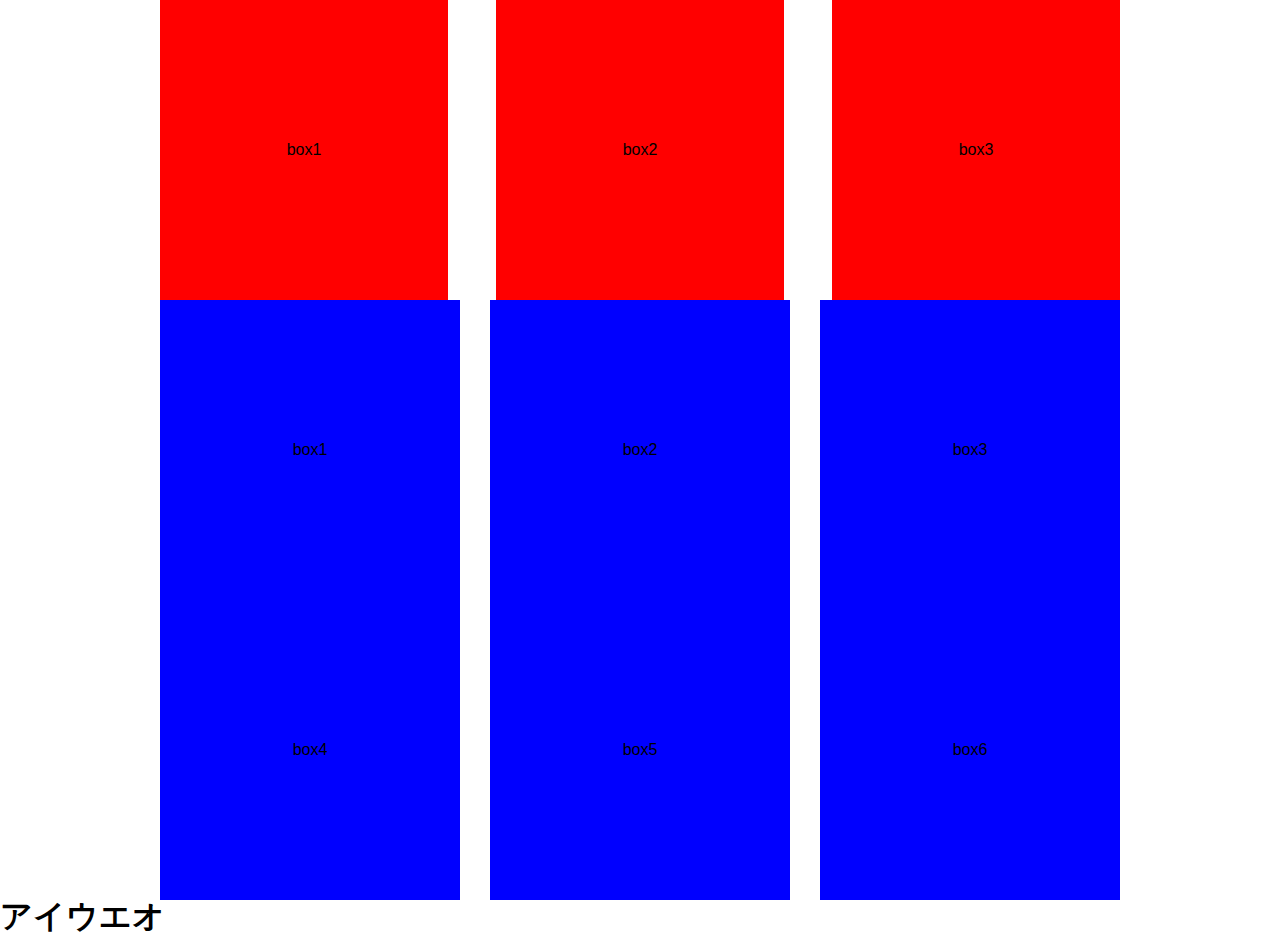
<file: 20220315/index.html>
<!DOCTYPE html>
<html lang="ja">

<head>
  <meta charset="UTF-8">
  <meta http-equiv="X-UA-Compatible" content="IE=edge">
  <meta name="viewport" content="width=device-width, initial-scale=1.0">
  <link rel="stylesheet" href="css/style.css">
  <title>2回目講義</title>
</head>

<body>
  <div class="wrap">
    <div>box1</div>
    <div>box2</div>
    <div>box3</div>
  </div>

  <div class="wrap2">
    <div>box1</div>
    <div>box2</div>
    <div>box3</div>
    <div>box4</div>
    <div>box5</div>
    <div>box6</div>
  </div>
  <h1>アイウエオ</h1>
</body>

</html>
</file>
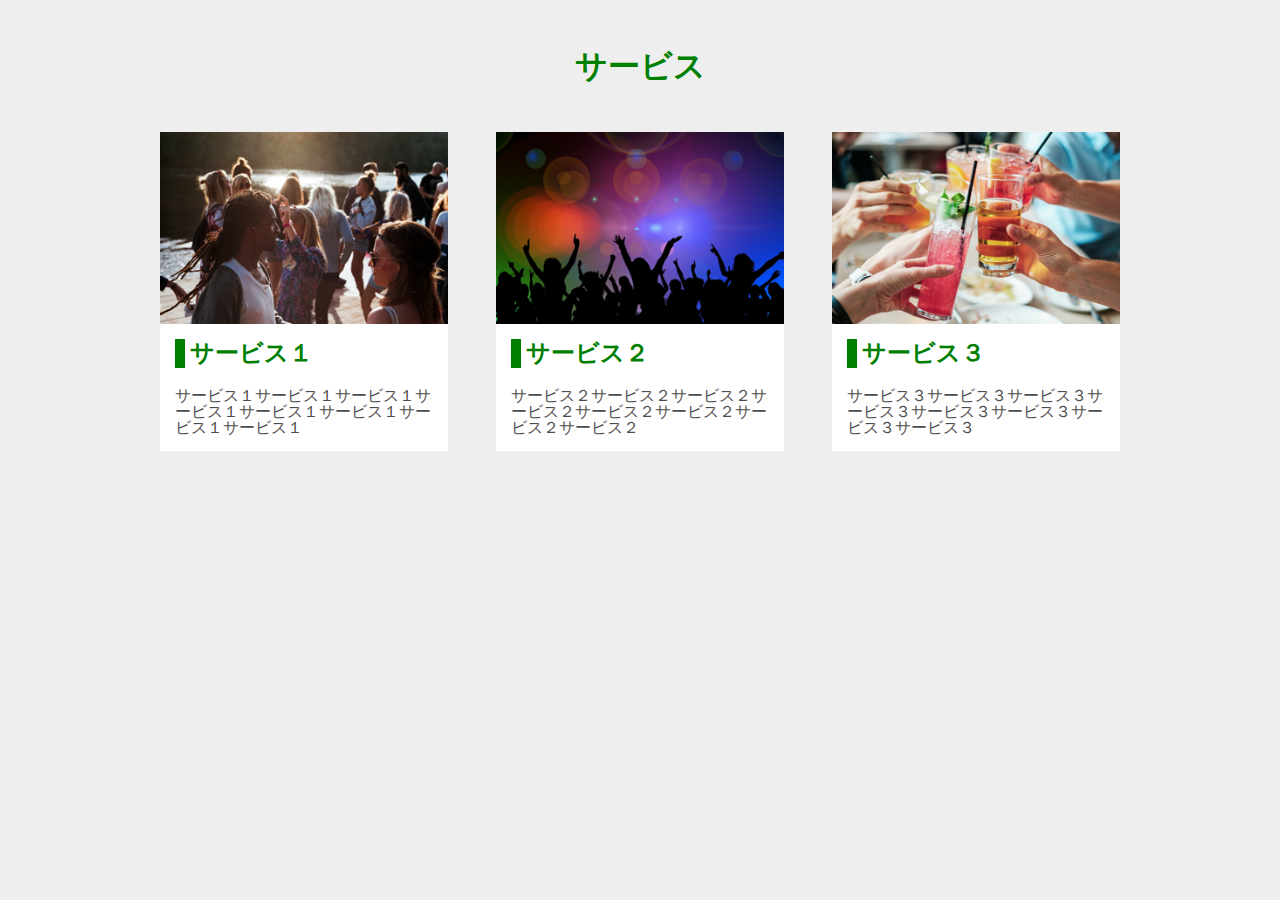
<file: 20220322work2/index.html>
<!DOCTYPE html>
<html lang="ja">

<head>
  <meta charset="UTF-8">
  <meta http-equiv="X-UA-Compatible" content="IE=edge">
  <meta name="viewport" content="width=device-width, initial-scale=1.0">
  <link rel="stylesheet" href="css/style.css">
  <title>第三回目work2</title>
  <meta name="description" content=">第三回目work2">
</head>

<body>
  <h1>サービス</h1>
  <section>
    <div class="wrap1">
      <img src="images/main_1.jpg" alt="画像１">
      <div class="wrap2">
        <h2>サービス１</h2>
        <p>サービス１サービス１サービス１サービス１サービス１サービス１サービス１サービス１</p>
      </div>
    </div>
    <div class="wrap1">
      <img src="images/main_2.png" alt="画像２">
      <div class="wrap2">
        <h2>サービス２</h2>
        <p>サービス２サービス２サービス２サービス２サービス２サービス２サービス２サービス２</p>
      </div>
    </div>
    <div class="wrap1">
      <img src="images/main_3.png" alt="画像３">
      <div class="wrap2">
        <h2>サービス３</h2>
        <p>サービス３サービス３サービス３サービス３サービス３サービス３サービス３サービス３</p>
      </div>
    </div>
  </section>
</body>

</html>
</file>
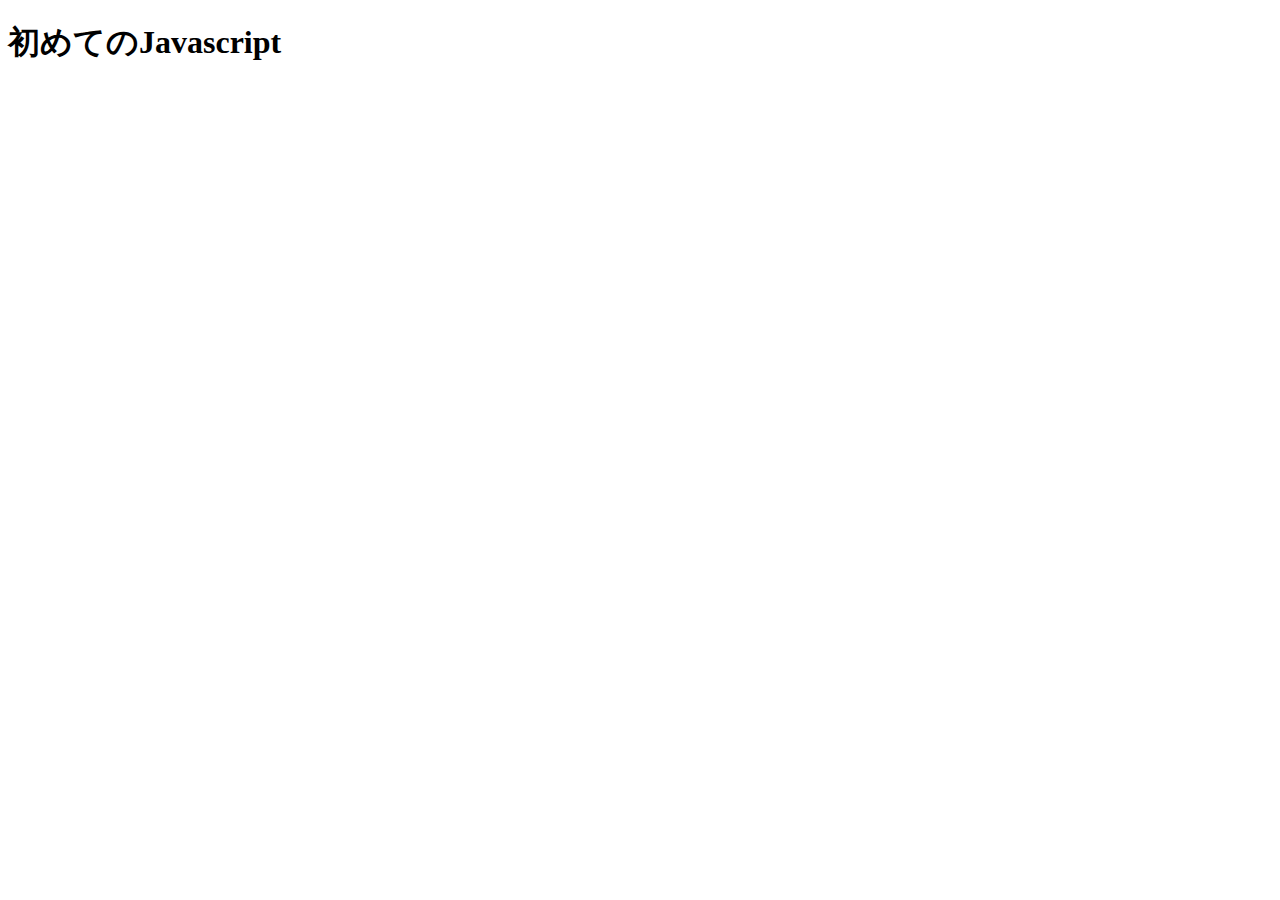
<file: Javascript.work2/index.html>
<!DOCTYPE html>
<html lang="ja">

<head>
  <meta charset="UTF-8">
  <meta http-equiv="X-UA-Compatible" content="IE=edge">
  <meta name="viewport" content="width=device-width, initial-scale=1.0">
  <title>Javascript</title>
</head>

<body>
  <h1>初めてのJavascript</h1>
  <script>
    var num = 0;
    for (i = 1; i < 11; i++) {
      num = num + i;
    }
    console.log(num);
    if (num >= 20) {
      console.log('20以上');
    } else {
      console.log('20以下');
    }
  </script>
</body>

</html>
</file>
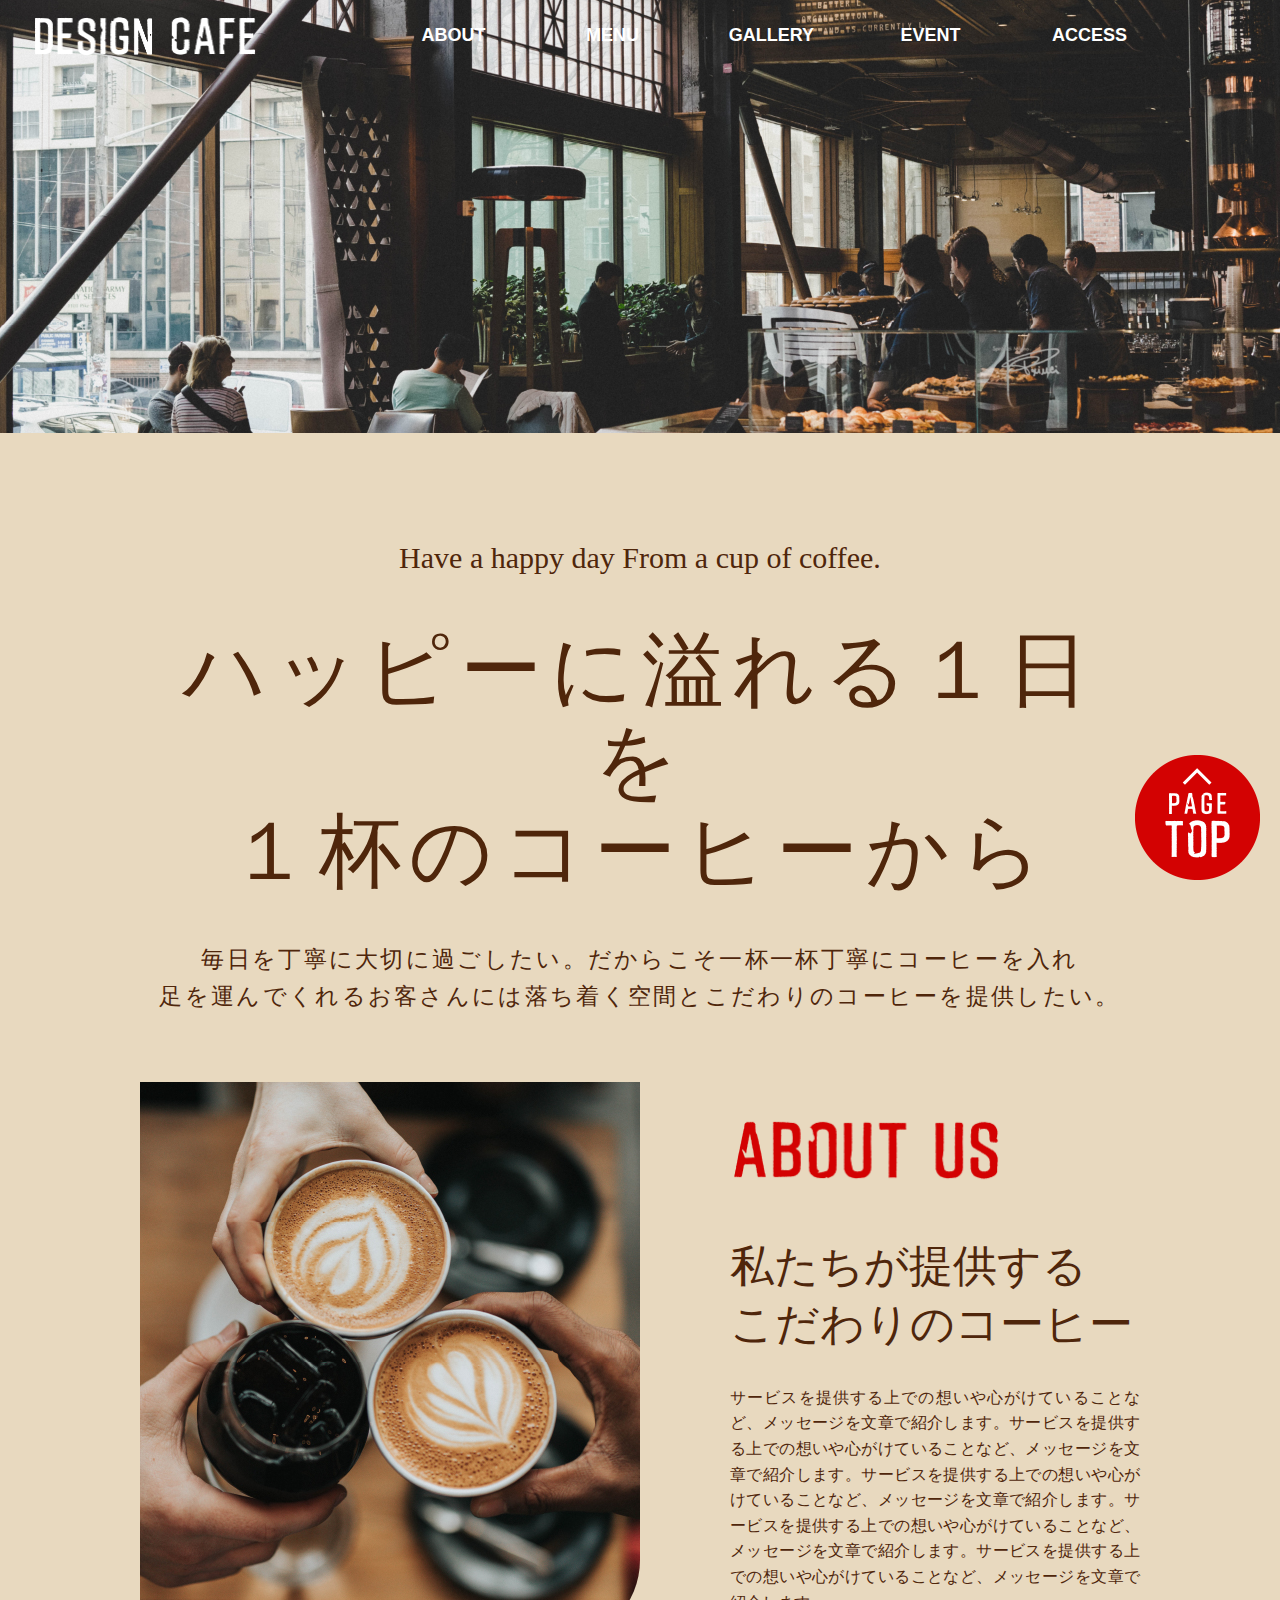
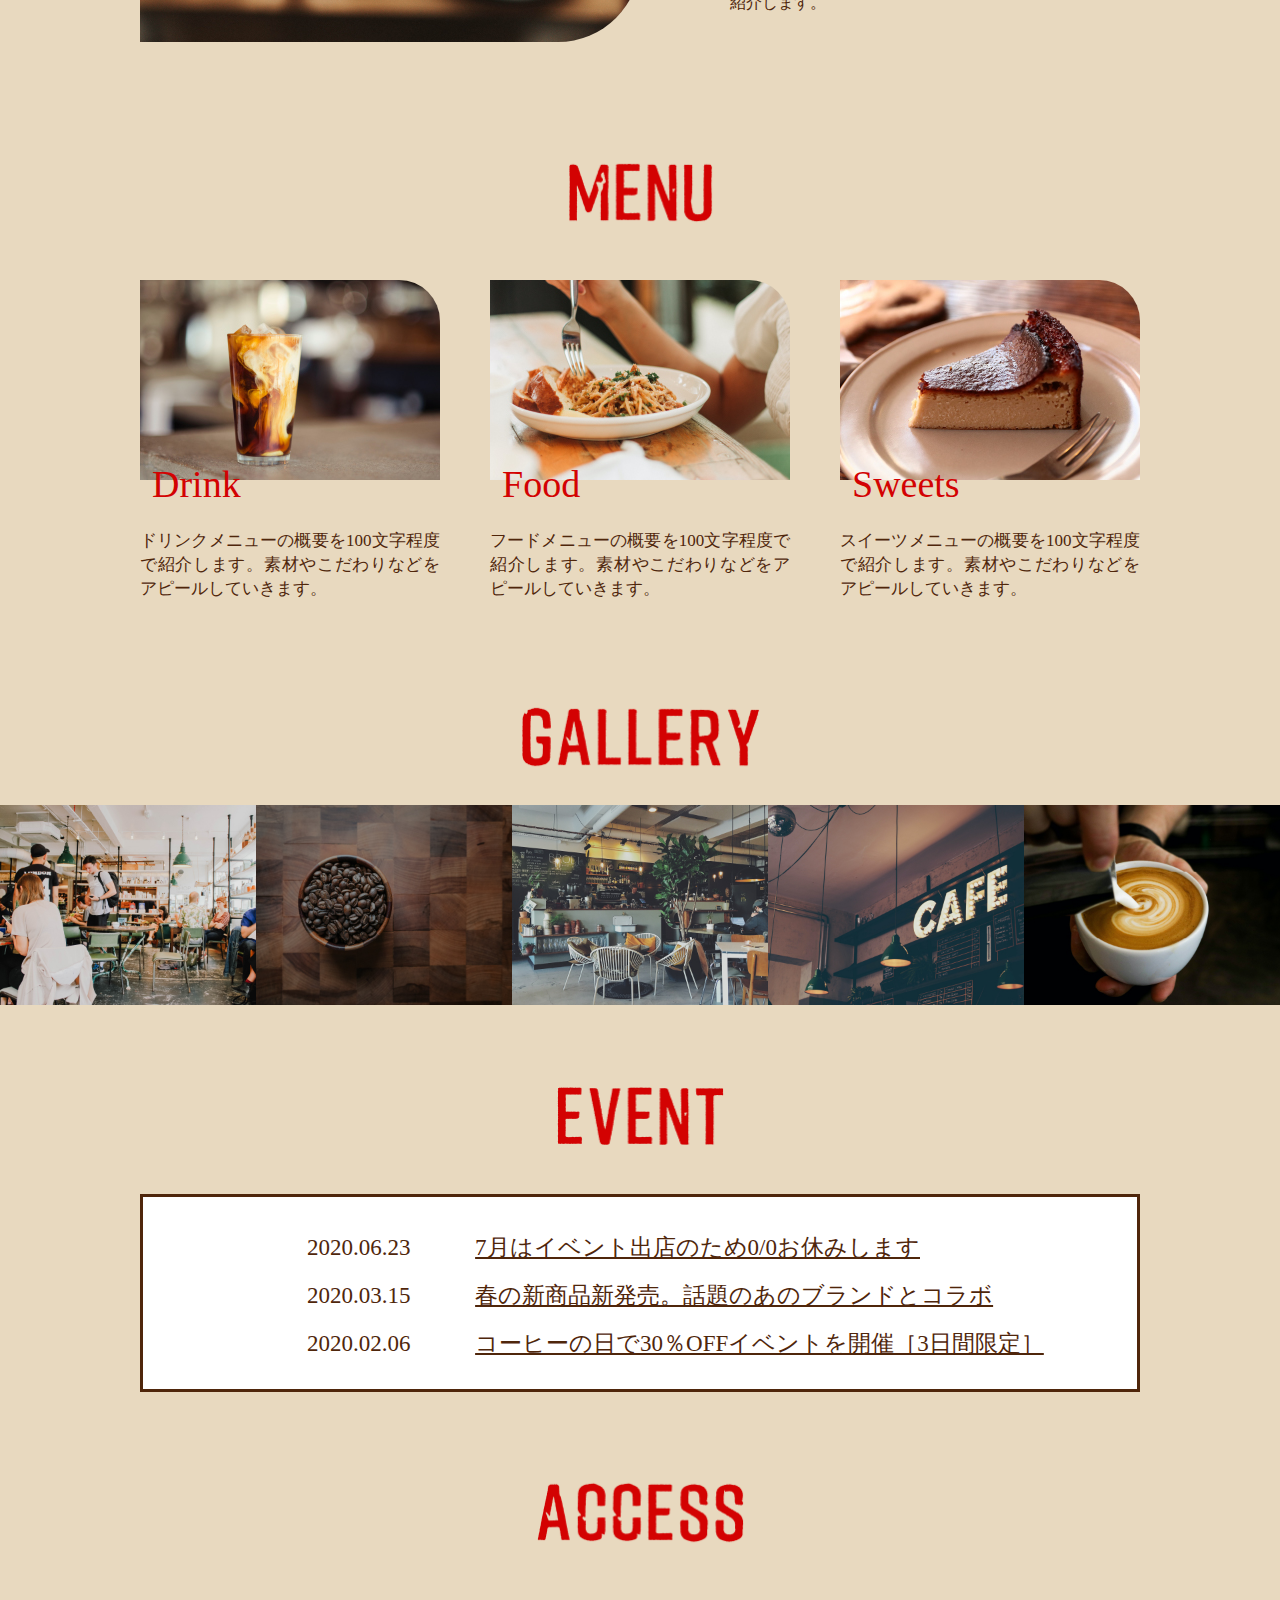
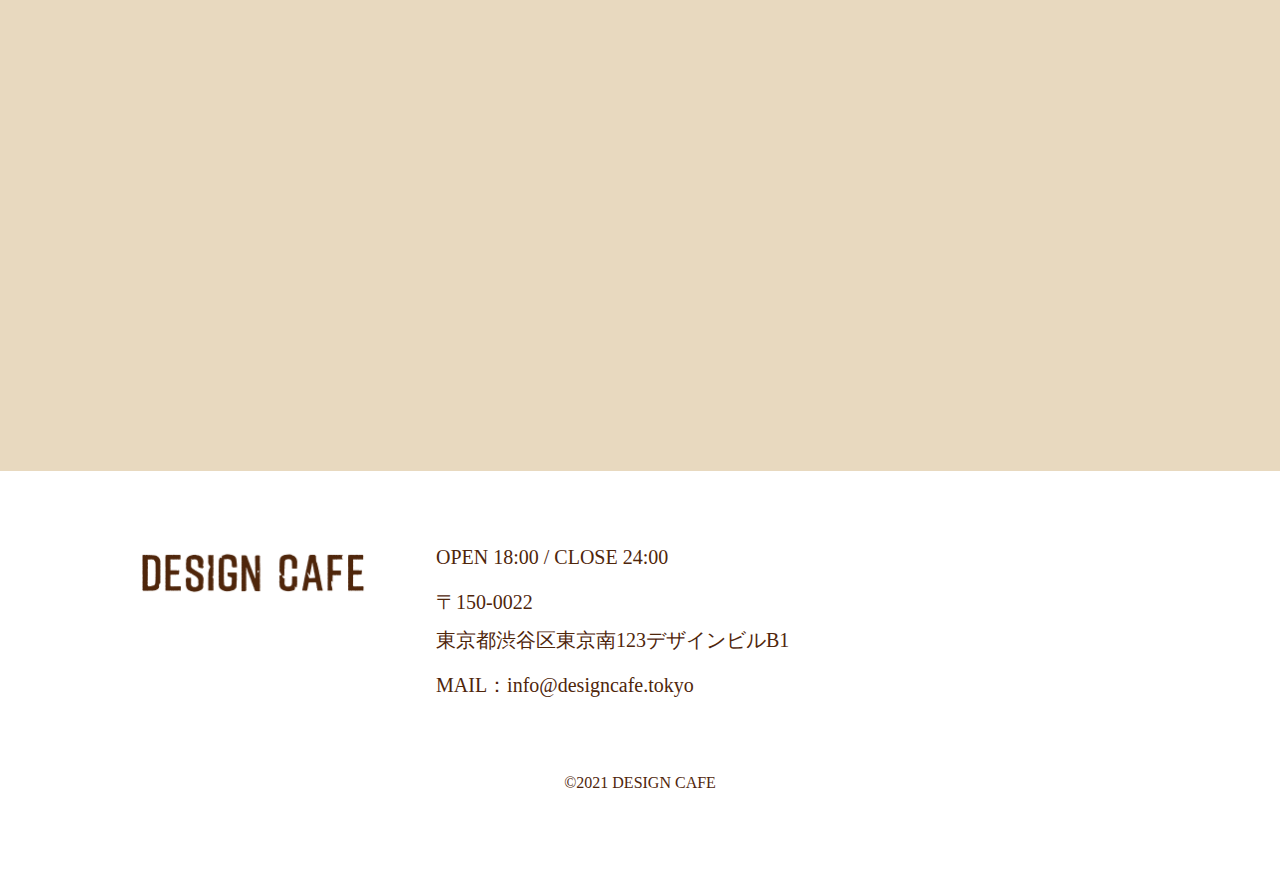
<file: maekubo_cafesite/index.html>
<!DOCTYPE html>
<html lang="ja">

<head>
  <meta charset="UTF-8">
  <meta http-equiv="X-UA-Compatible" content="IE=edge">
  <meta name="viewport" content="width=device-width, initial-scale=1.0">
  <title>カフェサイト</title>
  <meta name="description" content="カフェのサイト">
  <link rel="stylesheet" href="css/style.css">
  <script src="https://ajax.googleapis.com/ajax/libs/jquery/3.6.0/jquery.min.js"></script>
</head>

<body>
  <!-- ヘッダー -->
  <header id="header">
    <div class="header_wrap">
      <h1 class="logo"><img src="images/design_cafe_logo_header@2x.png" alt="渋谷デザインカフェ">
      </h1>
      <nav class="pc_nav">
        <ul>
          <li><a href="#about">ABOUT</a></li>
          <li><a href="#menu">MENU</a></li>
          <li><a href="#gallery">GALLERY</a></li>
          <li><a href="#event">EVENT</a></li>
          <li><a href="#access">ACCESS</a></li>
        </ul>
      </nav>
      <div class="sp_btn"><span></span></div>
      <nav class="sp_nav">
        <ul>
          <li><a href="#about">ABOUT</a></li>
          <li><a href="#menu">MENU</a></li>
          <li><a href="#gallery">GALLERY</a></li>
          <li><a href="#event">EVENT</a></li>
          <li><a href="#access">ACCESS</a></li>
        </ul>
      </nav>
    </div>
    <div class="slider">
      <p>
        <picture>
          <source srcset="images/sp_main_vs@2x-100.jpg" media="(max-width: 787px)">
          <img src="images/pc_first-100.jpg" alt="カフェの様子">
        </picture>
      </p>
    </div>
  </header>
  <!-- メイン -->
  <main>
    <section class="main_sec">
      <div class="container">
        <div class="main_text">
          <p class="main_text1">Have a happy day From a cup of coffee.</p>
          <h2 class="main_text2">ハッピーに溢れる１日を<br>
            １杯のコーヒーから</h2>
          <p class="main_text3">毎日を丁寧に大切に過ごしたい。<br class="sp_main_text3">だからこそ一杯一杯丁寧にコーヒーを入れ<br>
            足を運んでくれるお客さんには落ち着く空間と<br class="sp_main_text3">こだわりのコーヒーを提供したい。</p>
        </div>
      </div>
    </section>
    <!-- ABOUT US -->
    <section class="about_us_sec">
      <div class="container">
        <div class="sp_about_us_text">
          <h2>
            <img src="images/about_us@2x.png" alt="デザインカフェについて">
          </h2>
        </div>
        <div id="about">
          <p class="about_us_image">
            <picture>
              <source srcset="images/about_us@2x-100.jpg" media="(max-width: 787px)">
              <img src="images/pc_about-100.jpg" alt="コーヒー">
            </picture>
          </p>
          <div class="about_us_text">
            <h2>
              <img src="images/about_us@2x.png" alt="デザインカフェについて">
            </h2>
            <h3 class="about_us_text1">私たちが提供する<br>
              こだわりのコーヒー</h3>
            <p class="about_us_text2">
              サービスを提供する上での想いや心がけていることなど、メッセージを文章で紹介します。サービスを提供する上での想いや心がけていることなど、メッセージを文章で紹介します。サービスを提供する上での想いや心がけていることなど、メッセージを文章で紹介します。サービスを提供する上での想いや心がけていることなど、メッセージを文章で紹介します。サービスを提供する上での想いや心がけていることなど、メッセージを文章で紹介します。
            </p>
          </div>
        </div>
      </div>
    </section>
    <!-- MENU -->
    <section class="menu_sec">
      <div class="container">
        <div id="menu">
          <h2>
            <img src="images/menu@2x.png" alt="メニュー">
          </h2>
          <ul>
            <li>
              <div class="drink_menu">
                <p class="menu_image">
                  <img src="images/pc_menu_drink-100.jpg" alt="ドリンクメニュー">
                </p>
                <div class="food_menu_list">
                  <h3 class="menu_list">Drink</h3>
                  <p class="menu_text">ドリンクメニューの概要を100文字程度で紹介します。素材やこだわりなどをアピールしていきます。
                  </p>
                </div>
              </div>
            </li>
            <li>
              <div class="food_menu">
                <p class="menu_image">
                  <img src="images/pc_menu_food-100.jpg" aly="フードメニュー">
                </p>
                <div class="food_menu_list">
                  <h3 class="menu_list">Food</h3>
                  <p class="menu_text">フードメニューの概要を100文字程度で紹介します。素材やこだわりなどをアピールしていきます。
                  </p>
                </div>
              </div>
            </li>
            <li>
              <div class="sweets_menu">
                <p class="menu_image">
                  <img src="images/pc_menu_sweets-100.jpg" alt="スイーツメニュー">
                <div class="food_menu_list">
                  <h3 class="menu_list">Sweets</h3>
                  <p class="menu_text">スイーツメニューの概要を100文字程度で紹介します。素材やこだわりなどをアピールしていきます。
                  </p>
                </div>
              </div>
            </li>
          </ul>
        </div>
      </div>
    </section>
    <!-- GALLERY -->
    <section class="gallery_sec">
      <div id="gallery">
        <h2>
          <img src="images/gallery@2x.png" alt="ギャラリー">
        </h2>
        <div class="gallery_list">
          <ul>
            <li><img src="images/pc_gallary_05-100.jpg" alt="ギャラリー写真"></li>
            <li><img src="images/pc_gallary_04-100.jpg" alt="ギャラリー写真"></li>
            <li><img src="images/pc_gallary_03-100.jpg" alt="ギャラリー写真"></li>
            <li><img src="images/pc_gallary_02-100.jpg" alt="ギャラリー写真"></li>
            <li><img src="images/pc_gallary_01-100.jpg" alt="ギャラリー写真"></li>
          </ul>
        </div>
      </div>
    </section>
    <!-- EVENT -->
    <section class="event_sec">
      <div class="container">
        <div id="event">
          <h2>
            <img src="images/event@2x.png" alt="イベント">
          </h2>
          <div class="event_list">
            <ul>
              <li>
                <time datetime="2020-06-23">2020.06.23</time>
                <p>7月はイベント出店のため0/0お休みします</p>
              </li>
              <li>
                <time datetime="2020-03-15">2020.03.15</time>
                <p>春の新商品新発売。話題のあのブランドとコラボ</p>
              </li>
              <li>
                <time time datetime="2020-02-06">2020.02.06</time>
                <p>コーヒーの日で30％OFFイベントを開催［3日間限定］</p>
              </li>
            </ul>
          </div>
        </div>
      </div>
    </section>
    <!-- ACCESS -->
    <section class="access_sec">
      <div id="access">
        <h2>
          <img src="images/access@2x.png" alt="デザインカフェアクセス">
        </h2>
        <div class="map">
          <iframe
            src="https://www.google.com/maps/embed?pb=!1m18!1m12!1m3!1d3241.769987216757!2d139.69944711496015!3d35.658038238851525!2m3!1f0!2f0!3f0!3m2!1i1024!2i768!4f13.1!3m3!1m2!1s0x60188b563b00109f%3A0x337328def1e2ab26!2z5riL6LC36aeF!5e0!3m2!1sja!2sjp!4v1649374937875!5m2!1sja!2sjp"
            style="border:0;" allowfullscreen="" loading="lazy" -->
            referrerpolicy="no-referrer-when-downgrade"></iframe>
        </div>
      </div>
    </section>
  </main>
  <!-- フッター -->
  <footer>
    <div class="footer_wrap">
      <div div class="container">
        <div class="footer_area">
          <p>
            <img src="images/design_cafe_logo_footer@2x.png" alt="デザインカフェロゴ">
          </p>
          <div class="footer_area_text">
            <p class="open_closed">OPEN 18:00 / CLOSE 24:00</p>
            <address>
              〒150-0022<br>
              東京都渋谷区東京南123デザインビルB1
            </address>
            <p>MAIL：info@designcafe.tokyo</p>
          </div>
        </div>
        <p class="copyright">&copy;2021 DESIGN CAFE</p>
      </div>
    </div>
  </footer>
  <!-- トップへボタン -->
  <div class="to_top_button">
    <a href="#header"><img src="images/to_top@2x.png" alt="トップへボタン"></a>
  </div>
  <!-- jQuery -->
  <script>
    /ハンバーガーメニュー/
    $(function () {
      $('.sp_btn,.sp_nav li a').click(function () {
        $('.sp_nav').fadeToggle();
        $('.sp_btn').toggleClass('open');
      });
    });
    // // #page-topをクリックした際の設定
    // $('.to_top_button').click(function () {
    //   $('body,html').animate({
    //     scrollTop: 0//ページトップまでスクロール
    //   }, 500);//ページトップスクロールの速さ。数字が大きいほど遅くなる
    //   return false;//リンク自体の無効化
    // });
    $('a[href^="#"]').click(function () {
      // スクロールの速度
      let speed = 400; // ミリ秒で記述
      let href = $(this).attr("href");
      let target = $(href == "#" || href == "" ? 'html' : href);
      let position = target.offset().top;
      $('body,html').animate({
        scrollTop: position
      }, speed, 'swing');
      return false;
    });
  </script>
</body>

</html>
</file>
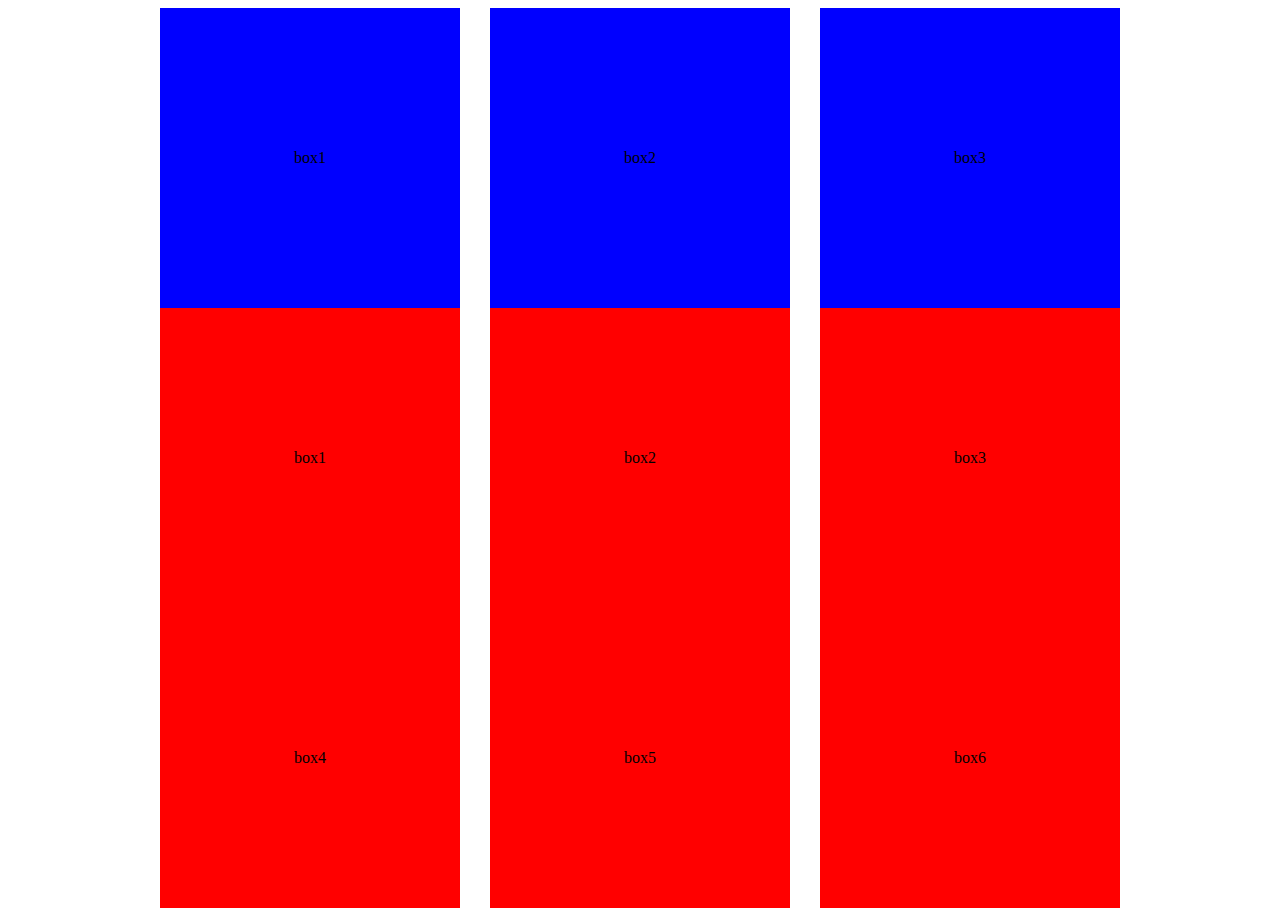
<file: work1/index.html>
<!DOCTYPE html>
<html lang="ja">

<head>
  <meta charset="UTF-8">
  <meta http-equiv="X-UA-Compatible" content="IE=edge">
  <meta name="viewport" content="width=device-width, initial-scale=1.0">
  <link rel="stylesheet" href="css/style.css">
  <title>第二回目work1</title>
</head>

<body>
  <!-- 問題１ -->
  <div class="wrap">
    <div>box1</div>
    <div>box2</div>
    <div>box3</div>
  </div>

  <!-- 問題２ -->
  <div class="wrap2">
    <div>box1</div>
    <div>box2</div>
    <div>box3</div>
    <div>box4</div>
    <div>box5</div>
    <div>box6</div>
  </div>
</body>

</html>
</file>
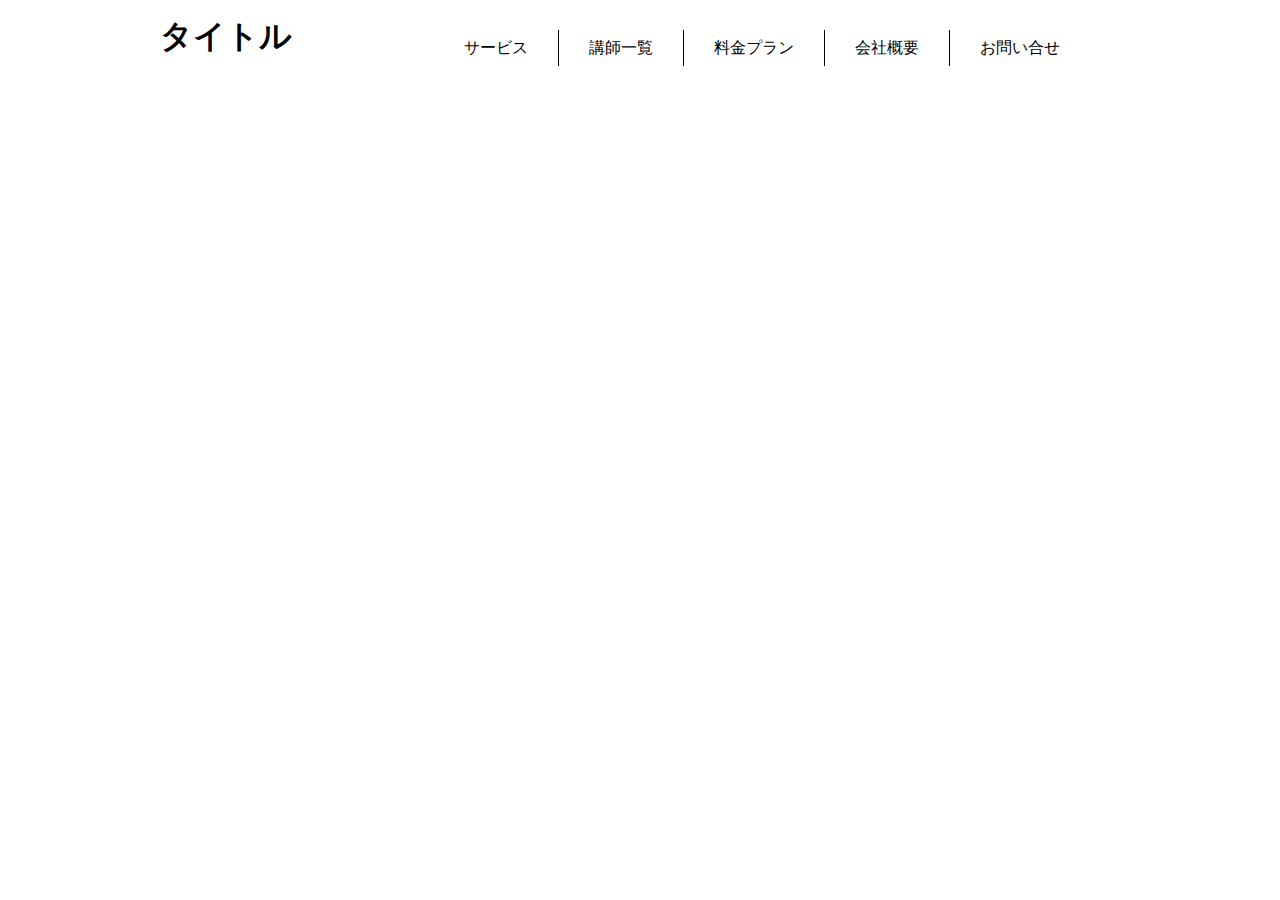
<file: work2/index.html>
<!DOCTYPE html>
<html lang="ja">

<head>
  <meta charset="UTF-8">
  <meta http-equiv="X-UA-Compatible" content="IE=edge">
  <meta name="viewport" content="width=device-width, initial-scale=1.0">
  <link rel="stylesheet" href="css/style.css">
  <title>第二回目work2</title>
</head>

<body>
  <header>
    <h1>タイトル</h1>
    <nav>
      <ul>
        <li>サービス</li>
        <li>講師一覧</li>
        <li>料金プラン</li>
        <li>会社概要</li>
        <li>お問い合せ</li>
      </ul>
    </nav>
  </header>
</body>

</html>
</file>
<file: 20220315/css/style.css>
@charset "utf-8";
/* cssリセット */

/*利用するタグによってこちらの内容は増やす*/
html,
body,
h1,
h2,
h3,
p,
dl,
dt,
dd,
ul,
li {
    margin: 0;
    padding: 0;
    line-height: 1;
    /*デフォルトの文字色、font-familyを予め当てておく*/
    color: #000;
    font-family: "游ゴシック体", YuGothic, "游ゴシック", "Yu Gothic", "メイリオ",
        "Hiragino Kaku Gothic ProN", "Hiragino Sans", sans-serif;
}

a {
    /*下線を消す*/
    text-decoration: none;
    /*色を消す*/
    color: inherit;
}

ul {
    /*左の「・」を消す*/
    list-style: none;
}

img {
    max-width: 100%;
    vertical-align: bottom;
    border: none;
}

.wrap {
    display: flex;
    width: 960px;
    margin: auto;
    justify-content: space-between;
}
.wrap div {
    width: 30%;
    height: 300px;
    line-height: 300px;
    text-align: center;
    background: red;
}
.wrap2 {
    display: flex;
    width: 960px;
    margin: auto;
    justify-content: space-between;
    flex-wrap: wrap;
}
.wrap2 div {
    width: 300px;
    height: 300px;
    line-height: 300px;
    text-align: center;
    background: blue;
}

@media screen and (max-width: 499px) {
    .wrap {
        display: block;
    }
    .wrap div {
        width: 100%;
        margin-bottom: 20px;
    }
}
</file>
<file: 20220322work2/css/style.css>
@charset "utf-8";

/* cssリセット */

/*利用するタグによってこちらの内容は増やす*/

body,
h1,
h2,
h3,
ul,
li,
p {
    margin: 0;
    margin: 0;
    margin: 0;
    padding: 0;
    line-height: 1;
    /*デフォルトの文字色、font-familyを予め当てておく*/
    color: #4c4c4c;
    font-family: "游ゴシック体", YuGothic, "游ゴシック", "Yu Gothic", "メイリオ",
        "Hiragino Kaku Gothic ProN", "Hiragino Sans", sans-serif;
}

a {
    /*下線を消す*/
    text-decoration: none;
    /*色を消す*/
    color: inherit;
}

ul {
    /*左の「・」を消す*/
    list-style: none;
}

img {
    max-width: 100%;
    vertical-align: bottom;
    border: none;
}

body {
    background: #eeeeee;
}

h1 {
    color: green;
    text-align: center;
    margin: 50px 0;
}
section {
    max-width: 960px;
    margin: 0 auto;
    display: flex;
    justify-content: space-between;
}
.wrap1 {
    width: 30%;
}
.wrap2 {
    background: #fff;
    padding: 15px;
}
.wrap2 h2 {
    color: green;
    border-left: 10px solid;
    padding-left: 5px;
    line-height: 1.2;
}
.wrap2 p {
    padding-top: 20px;
}

@media screen and (max-width: 400px) {
    section {
        display: block;
        margin: 20px;
    }
    .wrap1 {
        width: 100%;
        margin-bottom: 20px;
    }
    .wrap1 img {
        width: 100%;
    }
}
</file>
<file: maekubo_cafesite/css/style.css>
@charset "utf-8";
/* リセット */
html,
body,
header,
footer,
main,
section,
h1,
h2,
h3,
ul,
li,
p,
dl,
dt,
dd {
    margin: 0;
    padding: 0;
    line-height: 1;
    color: #4f260b;
    font-family: "A1 Mincho", "游明朝", YuMincho, "Hiragino Mincho ProN W3",
        "ヒラギノ明朝 ProN W3", "Hiragino Mincho ProN", "HG明朝E", "ＭＳ Ｐ明朝",
        "ＭＳ 明朝", serif;
    font-feature-settings: "palt";
}

a {
    /*下線を消す*/
    text-decoration: none;
    /*色を消す*/
    color: inherit;
    transition: 0.3s;
}

a:hover {
    opacity: 0.5;
}

ul {
    /*左の「・」を消す*/
    list-style: none;
}

img {
    max-width: 100%;
    vertical-align: bottom;
    border: none;
}
html {
    font-size: 62.5%;
}

body {
    background-color: #E8D9BF;
    margin: 0 auto;
}
.container {
    max-width: 1000px;
    margin: 0 auto;
    padding: 0 10px;
    /* outline: 1px solid #000; */
}
#menu h2, #access h2, #gallery h2 ,#event h2 {
    text-align: center;
}
/* ヘッダー */
#header {
    margin-bottom: 110px;
}
.header_wrap {
  display: flex;
  justify-content: space-between;
  align-items: center;
  position: absolute;
  top: 0;
  left: 0;
  width: 100%;
  box-sizing: border-box;
  padding: 10px 6.53% 0 2.51%;
}
.logo {
    width: 226px;
}
.pc_nav ul {
display: flex;
}
.pc_nav ul li a {
    color: #fff;
    font-size: 1.8rem;
    font-family: "游ゴシック体", YuGothic, "游ゴシック Medium",
    "Yu Gothic Medium", "游ゴシック", "Yu Gothic", sans-serif;
    font-weight: bold;
    width: 104px;
    display: block;
    text-align: center;
    margin-right: 55px;
}
.pc_nav ul li :last-child {
    padding-right: 0;
}
.slider img {
  width: 100%;
}
.sp_nav, .sp_btn {
    display: none;
}
/* メイン */
.main_sec {
    margin-bottom: 67px;
}
.main_text {
    text-align: center;
}
.main_text1 {
    font-size: 3rem;
    margin-bottom: 53px;
}
.main_text2 {
    font-size: 8.2rem;
    font-weight: normal;
    line-height: 1.1;
    letter-spacing: 0.1em;
    margin-bottom: 45px;
}
.main_text3 {
    display: block;
    font-size: 2.3rem;
    line-height: 1.6;
    letter-spacing: 0.1em;
}
/* ABOUT US */
.about_us_sec {
    margin-bottom: 110px;
}
#about {
    display: flex;
    align-items: center;
}
.about_us_image {
  width: 50%;  
}
.about_us_image img {
    width: 100%;
    border-bottom-right-radius: 82px;
}
.about_us_text {
    width:41%;
    padding-left: 9%;
}
.sp_about_us_text {
    display: none;
}
.about_us_text h2 img {
    width: 272px;
}
.about_us_text1 {
    font-size: 4.4rem;
    font-weight: normal;
    line-height: 1.3;
    margin-top: 51px;
}
.about_us_text2 {
    font-size: 1.6rem;
    line-height: 1.6;
    text-align: justify;
    margin-top: 32px;
}
.sp_main_text3 {
    display: none;
}
/* MENU */
.menu_sec {
    margin-bottom: 96px;
}
#menu h2 img {
width: 151px;
margin-bottom: 50px;
}
#menu ul {
    display: flex;
    justify-content: space-between;
}
#menu ul li {
    width: 30%;
}
#menu ul li:last-child {
    padding-right: 0px;
}
.menu_list {
    font-size: 3.8rem;
    font-weight: normal;
    color: #D30202;
    margin-top: -15px;
    padding-left: 12px;
    margin-bottom: 26px;
}
.menu_text {
    font-size: 1.7rem;
    text-align: justify;
     line-height: 1.4;
}
.menu_image img {
    border-top-right-radius: 41px;
}
/* GALLERY */
.gallery_sec {
    margin-bottom: 70px;
}
#gallery h2 img {
    width: 245px;
    margin-bottom: 30px;
}
#gallery ul {
display: flex;
 }
 .gallery_list ul li {
    width: 20%;  
 }
.gallery_list ul li img {
     width: 100%;  
 }
/* EVENT */
.event_sec {
    margin-bottom: 80px;
}
#event h2 img {
    width: 173px;
    margin-bottom: 40px;
}
.event_list {
    background-color: #fff;
    border: 3px solid ;
}
.event_list ul li {
    display: flex;
    font-size: 2.3rem;
    margin-bottom: 25px;
}
.event_list ul li:first-child {
    margin-top: 39px;
}
.event_list ul li:last-child {
     margin-bottom: 34px; 
}
.event_list ul li time {
     margin:0 6.5% 0 16.5%;
}
.event_list ul li p {
    text-decoration: underline;
} 
/*  ACCESS*/
#access h2 img {
    width: 213px;
    margin-bottom: 50px;
}
.map iframe {
    vertical-align: bottom;
    width: 100%;
    height: 471px;
}
/* フッター */
footer {
    background-color: #fff;
    padding-top: 76px;
    padding-bottom: 80px;
}
footer p img {
    width: 226px;
    margin-right: 70px;
}
.footer_area_text {
    font-size: 2rem;
    line-height: 1.9;
}
address{
    font-style:normal;
    margin-bottom: 16px;
    }
.footer_area {
    display: flex;
    margin: 0 auto;
    } 
.open_closed {
    margin-bottom: 16px;
}
.copyright {
    font-size: 1.6rem;
    margin-top: 80px;
    text-align: center;
    }
/* トップへボタン */
.to_top_button {
    width: 125px;
    position: fixed;
    right: 20px;
    bottom: 20px;
    }
/* タブレットレスポンシブ */
@media screen and (max-width: 1100px) {
 .main_text2 {
font-size: 7rem;
 }
 .main_text3 {
     font-size: 2.1rem;
 }
 .about_us_text h2 img {
     margin-bottom: 20px;
 }
.about_us_text1 {
font-size: 35px;
margin: 0 0 25px 0;
 }
.about_us_text2 {
     margin: 0 0 21px 0;
     font-size: 1.5rem;
 }
 /* ハンバーガーメニュー */
.pc_nav {
    display: none;
   }  
.sp_btn {
    display: block;
    position: absolute;
    top: 20px;
    right: 20px;
    height: 33px;
    cursor: pointer;
    z-index: 99;
    }
.sp_btn span {
    display: block;
    background-color: #fff;
    width: 33px;
    height: 3px;
    position: relative;
    top: 10px;
    transition: 0.3s;
    }
.sp_btn span::before,.sp_btn span::after{
    display: block;
    content: "";
    background-color: #fff;
    width: 33px;
    height: 3px;
    position: absolute;
    transition: 0.3s;
    }
.sp_btn span::before {
    bottom: 10px;
    }
.sp_btn span::after {
    top: 10px;
    }
/* オープン */
.open span {
    background: transparent;
    }
.open span::before {
    bottom: 0px;
    transform: rotate(45deg);
    }
.open span::after{
    top: 0px;
    transform: rotate(135deg);
    }
/* 開いた時 */
.sp_nav {
    position: absolute;
    top: 0;
    left: 0;
    height: 100vh;
    background: rgba(000,000,000,0.8);
    width: 100%;
    z-index: 10;
    }
.sp_nav ul {
    height: 100%;
    width: 100%;
    display: flex;
    flex-direction: column;
    justify-content: center;
    }
.sp_nav ul li {
    color: #fff;
    font-size: 1.8rem;
    padding: 15px 0;
    text-align: center;
    font-family: "游ゴシック体", YuGothic, "游ゴシック Medium",
                "Yu Gothic Medium", "游ゴシック", "Yu Gothic", sans-serif;
    }
    }

/* スマホレスポンシブ */
@media screen and (max-width: 787px) {
#about,#menu ul,#gallery ul,.event_list ul li,.footer_area {
    display: block;
    }
#header {
    margin-bottom: 45px;
    }
.container {
    max-width: 100%;
    padding: 0;
    }
    /*ヘッダー  */
    .logo {
        width: 187px;
    }
/* メイン */
.main_text1 {
    font-size: 1.7rem;
    margin-bottom: 32px;
    }
.main_text2 {
    font-size:10.13vw;
    line-height: 1.1;
    letter-spacing: 0.02em;
    margin-bottom: 26px;
    }
    .main_text3 {
        font-size: 4.26vw;
    }
    .sp_main_text3 {
        display: block;
    }
/* ABOUT US */
.about_us_sec {
    margin-bottom: 54px;
}
.about_us_image {
    width: 100%;
}
.about_us_image img {
    border-radius: 0px;
    margin-bottom: 33px;
}
.about_us_text {
    width: 100%;
    padding: 0 20px;
    box-sizing: border-box;
}
.sp_about_us_text {
    display: block;
    width: 160px;
    margin: 0 auto 17px;
}
.about_us_text1 {
    font-size: 3.6rem;
    line-height: 1.2;
}
.about_us_text2 {
    line-height: 1.7;
}
.about_us_text h2 img {
    display: none;
}
/* MENU */
.menu_sec {
    margin-bottom: 90px;
}
#menu {
    padding: 0 35px;
}
#menu h2 img {
    width: 88px;
    margin-bottom: 25px;
}
#menu ul li {
    width: 100%;
}
.menu_image img {
    width: 100%;
    box-sizing: border-box;
}
.menu_text {
    line-height: 1.5;
    margin-bottom: 70px;
}
/* GALLERY */
.gallery_sec {
    margin-bottom: 33px;
}
#gallery h2 img {
    width: 142px;
    margin-bottom:20px;
}
.gallery_list ul li{
    width: 100%;
}
/* EVENT */
.event_sec {
    margin-bottom: 30px;
}
#event {
    padding: 0 20px;
}
#event h2 img {
    width: 100px;
    margin-bottom: 20px;
}
.event_list {
    padding: 0 30px;
}
.event_list ul li{
    text-align: left;
}
.event_list ul li time {
    margin: 0;
    font-size: 1.6rem;
}
.event_list ul li p {
    font-size: 1.6rem;
    white-space:nowrap;
    width:100%;
    overflow:hidden;
    text-overflow:ellipsis; 
}
/* ACCESS */
#access h2 img {
    width: 124px;
    margin-bottom: 10px;
}
.map iframe {
    height: 191px;
}
/* フッター */
footer {
    padding-top: 50px;
    padding-bottom: 30px;
}
.footer_area {
    padding: 0 20px;
}
.footer_area p img {
    margin-bottom: 34px;
}
.footer_area_text {
    font-size: 1.8rem;
    line-height: 1.7;
}
.copyright {
    margin-top: 50px;
}
/* トップへボタン */
.to_top_button {
    width: 100px;
    }
}
</file>
<file: work1/css/style.css>
@charset "utf-8";

/* 問題１ */
.wrap {
    width: 960px;
    display: flex;
    margin: 0 auto;
    justify-content: space-between;
}
.wrap div {
    width: 300px;
    height: 300px;
    background-color: blue;
    text-align: center;
    line-height: 300px;
}

/* 問題２ */
.wrap2 {
    width: 960px;
    display: flex;
    margin: 0 auto;
    justify-content: space-between;
    flex-wrap: wrap;
}
.wrap2 div {
    width: 300px;
    height: 300px;
    background-color: red;
    text-align: center;
    line-height: 300px;
}
</file>
<file: work2/css/style.css>
@charset "UTF-8";

/* cssリセット */

/*利用するタグによってこちらの内容は増やす*/
html,
body,
h1,
h2,
h3,
p,
dl,
dt,
dd,
ul,
li {
    margin: 0;
    padding: 0;
    line-height: 1;
    /*デフォルトの文字色、font-familyを予め当てておく*/
    color: #000;
    font-family: "游ゴシック体", YuGothic, "游ゴシック", "Yu Gothic", "メイリオ",
        "Hiragino Kaku Gothic ProN", "Hiragino Sans", sans-serif;
}

a {
    /*下線を消す*/
    text-decoration: none;
    /*色を消す*/
    color: inherit;
}

ul {
    /*左の「・」を消す*/
    list-style: none;
}

img {
    max-width: 100%;
    vertical-align: bottom;
    border: none;
}

header {
    max-width: 960px;
    margin: 20px auto;
    display: flex;
    justify-content: space-between;
}
header ul {
    display: flex;
    padding: 10px 0;
}
header ul li {
    margin-right: 30px;
    padding: 10px 30px 10px 0px;
    border-right: 1px solid #000;
}
header ul li:last-child {
    border: none;
}

@media screen and (max-width: 767px) {
    header {
        display: block;
        margin: 20px;
    }
    header ul {
        display: block;
    }
    header ul li {
        border-right: none;
        border-bottom: 1px solid #000;
        margin-right: 0px;
    }
    header ul li:last-child {
        border-bottom: 1px solid #000;
        margin-right: 0px;
    }
}
</file>
